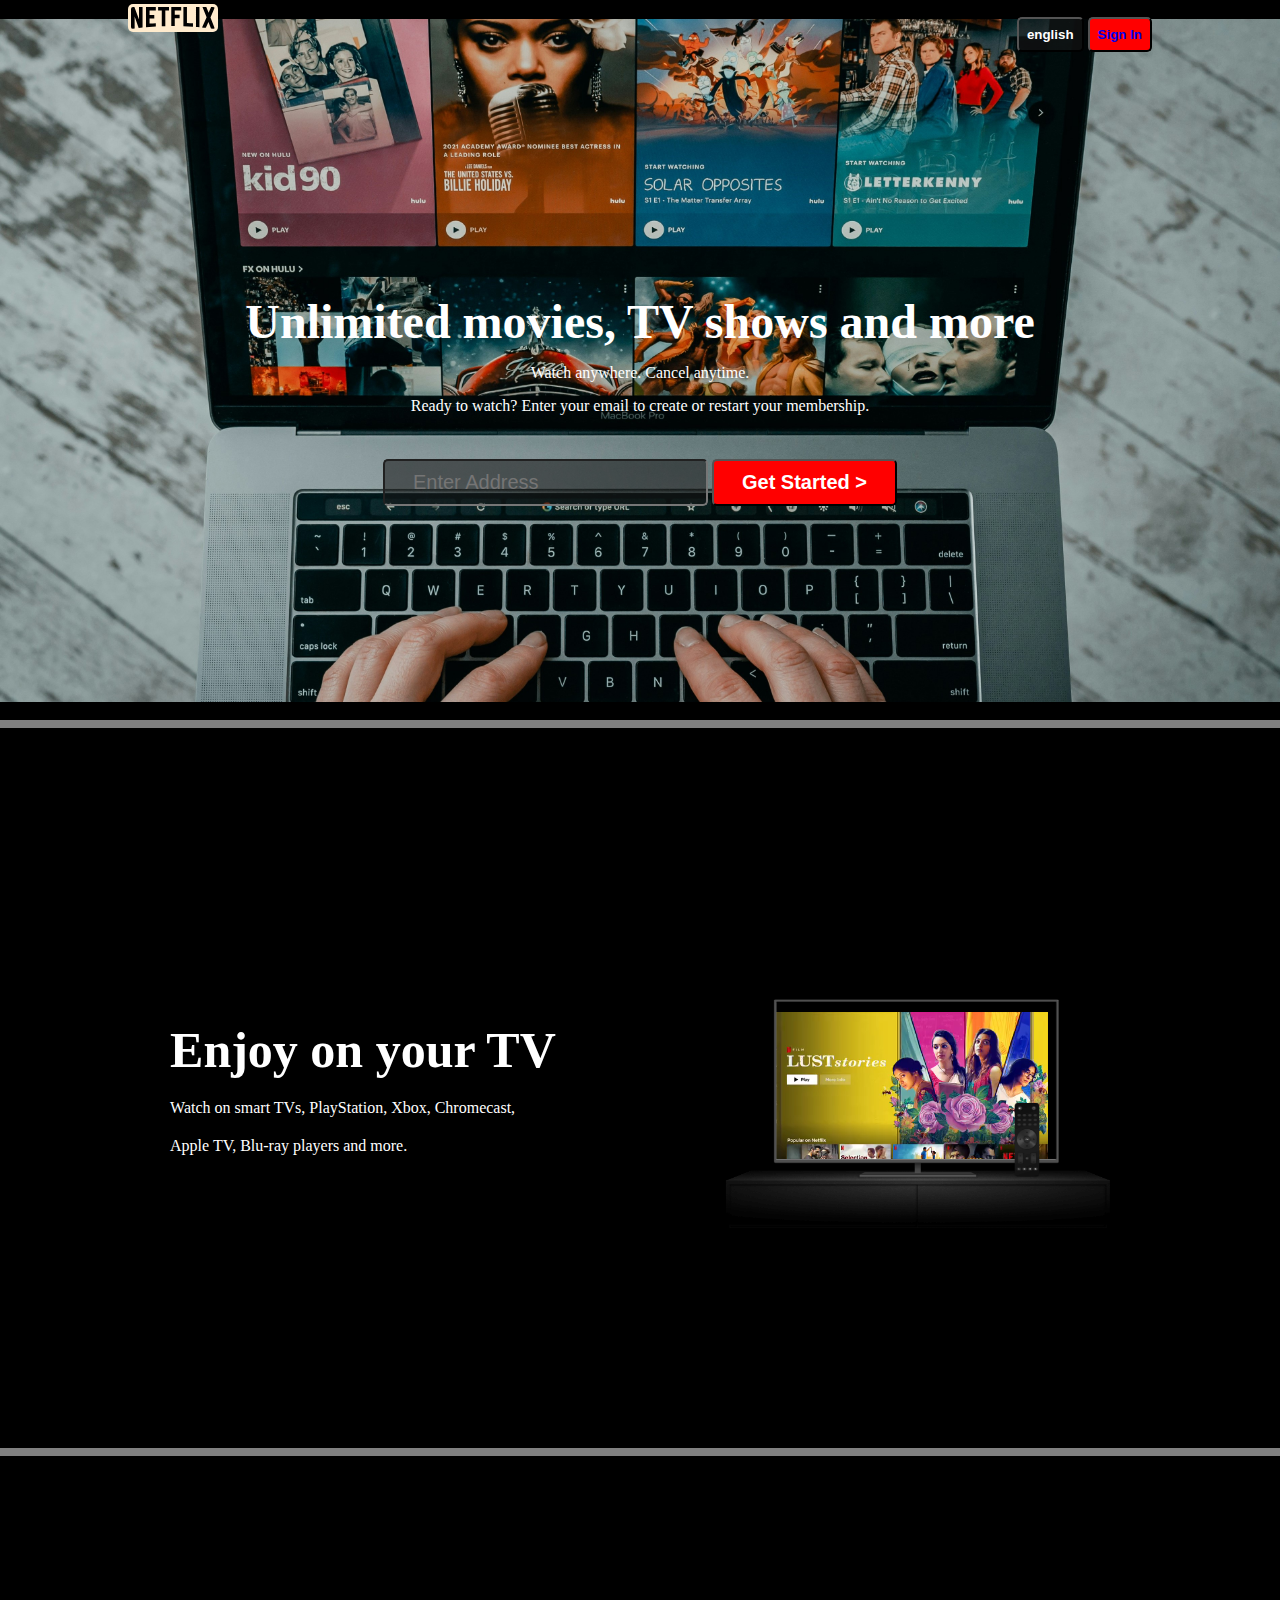
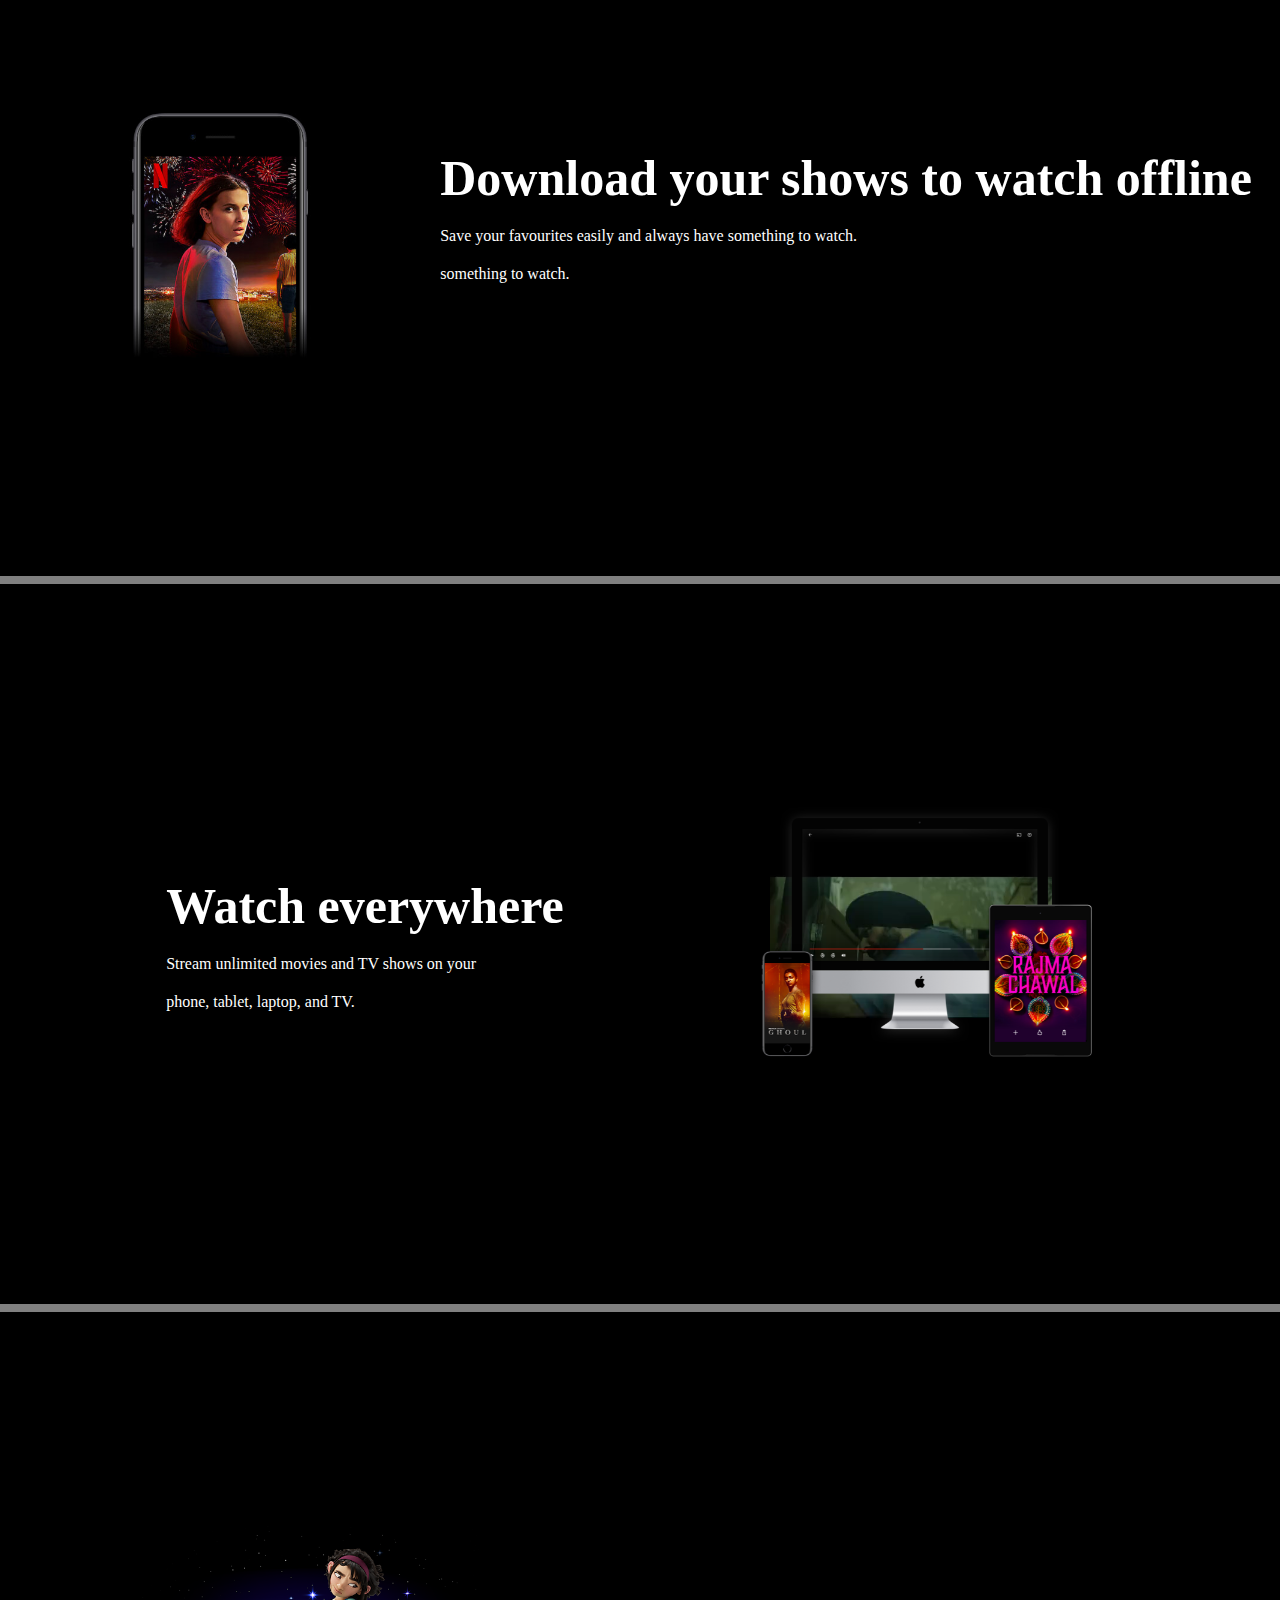
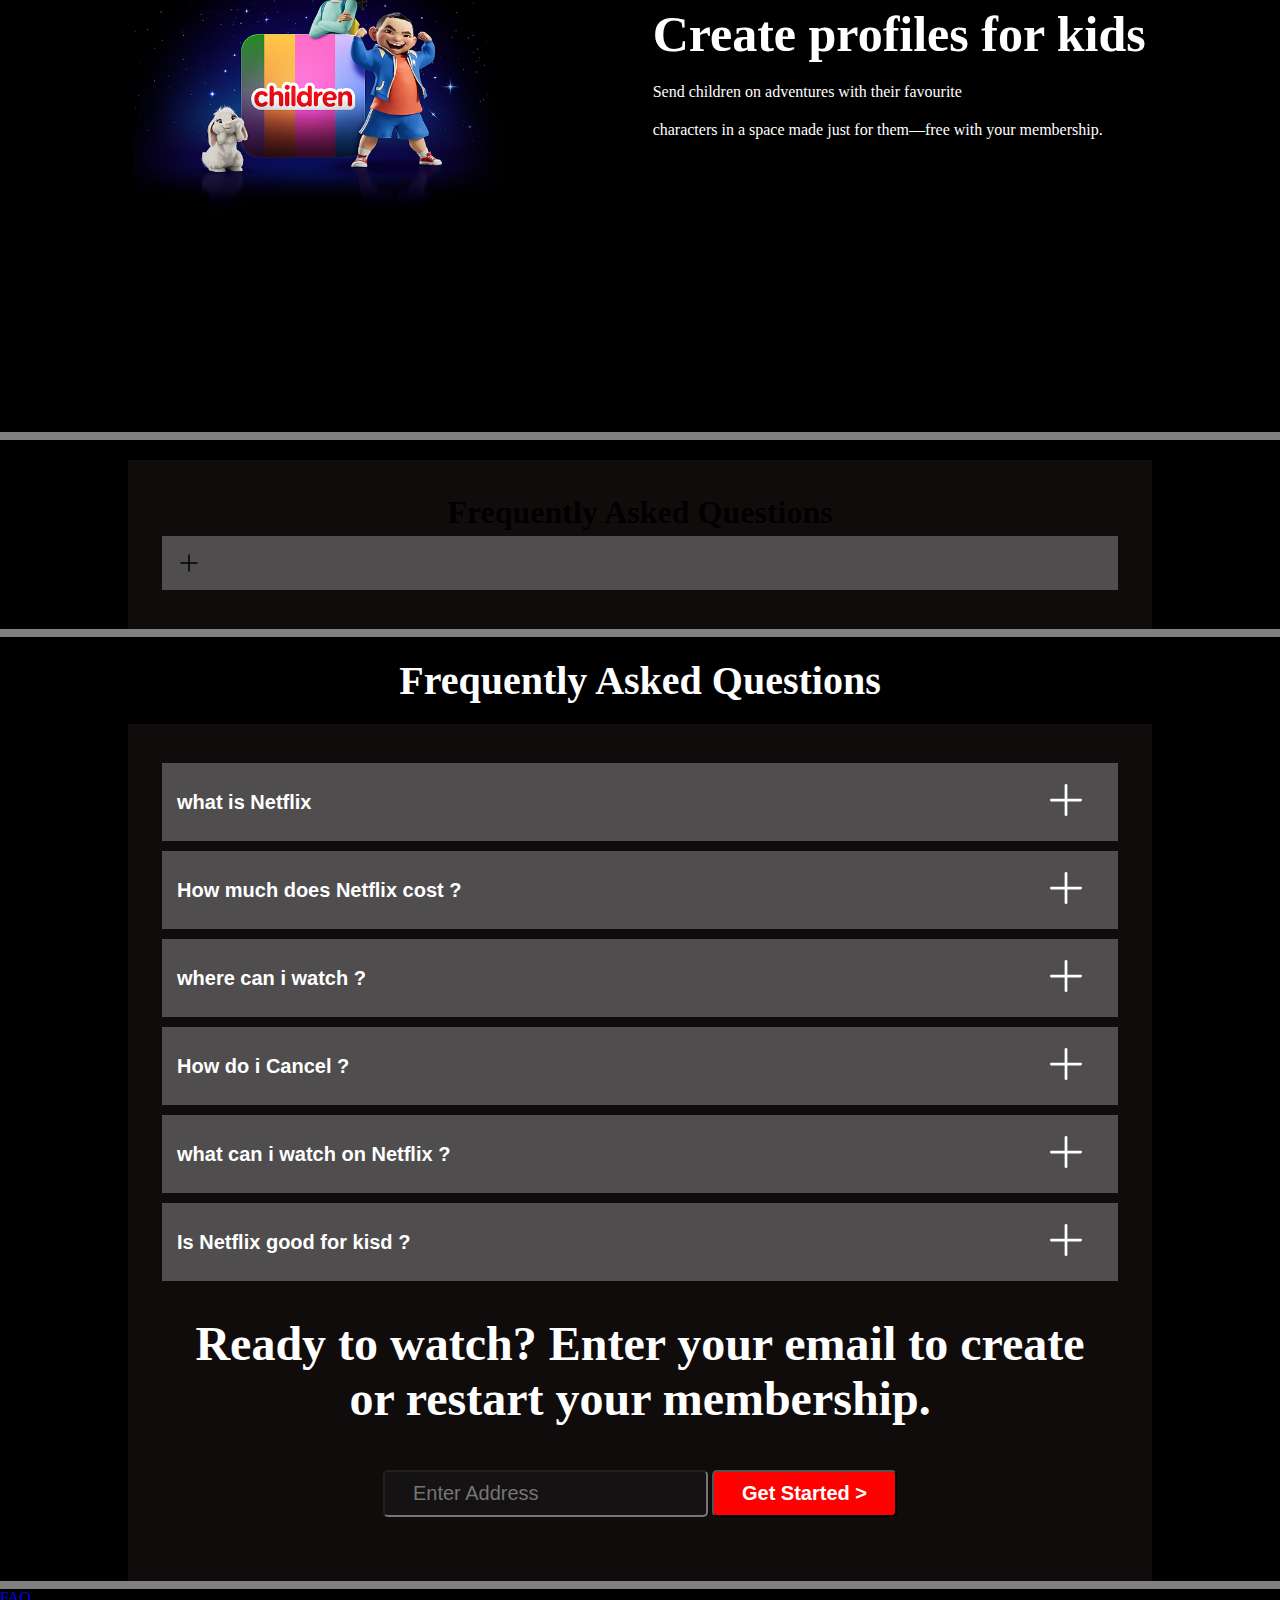
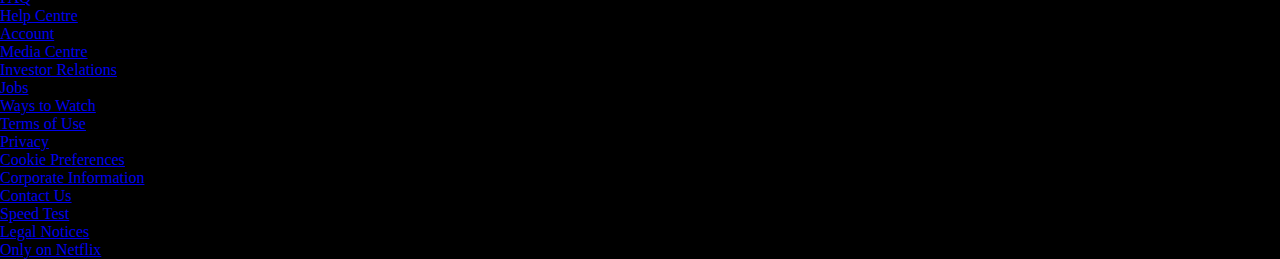
<file: index.html>
<!DOCTYPE html>
<html lang="en">
<head>
    <meta charset="UTF-8">
    <meta name="viewport" content="width=device-width, initial-scale=1.0">
    <title>Netflix India – Watch TV Shows Online, Watch Movies Online</title>
    <link rel="stylesheet" href="style.css">
</head>
<body>
    <div class="main">
        <nav>

            <span><img src="logo.svg" alt=""></span>
            <span>
                <button class="btn"> english </button>
                <button class="btn btn-red-asn"><a style="text-decoration: none;" href="registration.html">Sign In</a></button>
            </span>
        </nav>
        <div class="box">
           
        </div>
        <div class="hero">
            <span>Unlimited movies, TV shows and more</span>
            <span> Watch anywhere. Cancel anytime.</span>
            <span> Ready to watch? Enter your email to create or restart your membership.</span>
            <div>
                <input type="text" placeholder="Enter Address">
                <button class="btn btn-red">Get Started &gt;</button>
            </div>
        </div>
    </div>
    <div class="sepration">

    </div>

    <section class="first">
        <div class="firsttext">
            <span>Enjoy on your TV</span>
<span>Watch on smart TVs, PlayStation, Xbox, Chromecast,</span> 
<span>Apple TV, Blu-ray players and more.</span>
        </div>
        <div class="secimg">
            <img src="tv.png" alt="">
            <video src="vid1.m4v" autoplay loop muted></video>
        </div>
    </section>

    <div class="sepration">

    </div>
 
    <section class="first second">
        <div class="secimg">
            <img src="mobile-0819.jpg" alt="">
           
        </div>
        <div class="firsttext">
            <span>Download your shows to watch offline</span>
<span>Save your favourites easily and always have something to watch.</span> 
<span>something to watch.</span>
        </div>
      
    </section>

    <div class="sepration">

    </div>

    <section class="first third">
        <div class="firsttext">
            <span>Watch everywhere</span>
<span>Stream unlimited movies and TV shows on your</span> 
<span>phone, tablet, laptop, and TV.</span>
        </div>
        <div class="secimg">
            <img src="device-pile-in.png" alt="">
            <video src="vid2.m4v" autoplay loop muted></video>
        </div>
    </section>

    <div class="sepration">

    </div>
 
    <section class="first forth">
        <div class="secimg">
            <img src="img4.png" alt="">
           
        </div>
        <div class="firsttext">
            <span>Create profiles for kids</span>
<span>Send children on adventures with their favourite</span> 
<span>characters in a space made just for them—free with your membership.</span>
        </div>
      
    </section>

    <div class="sepration">

    </div>

    <div class="
    
    
    
    "></div>

    <section class="qna">
        <h1>Frequently Asked Questions</h1>
        <div class="faq">
            <svg xmlns="http://www.w3.org/2000/svg" viewBox="0 0 24 24" width="24" height="24" color="#000000" fill="none">
                <path d="M12 4V20M20 12H4" stroke="currentColor" stroke-width="1.5" stroke-linecap="round" stroke-linejoin="round" />
            </svg>
        </div>
    </section>

    
    <div class="sepration"></div>

    <div class="qnatext">
      <h1>Frequently Asked Questions</h1>
    </div>

    <section class="qna">
      <div class="faq">
        <div class="faqtext">
          <span> what is Netflix </span>
        </div>
        <div class="plusbgm">
          <svg
            xmlns="http://www.w3.org/2000/svg"
            viewBox="0 0 24 24"
            width="74"
            height="44"
            color="#FFFFFF"
            fill="none"
          >
            <path
              d="M12 4V20M20 12H4"
              stroke="currentColor"
              stroke-width="1.5"
              stroke-linecap="round"
              stroke-linejoin="round"
            />
          </svg>
        </div>
      </div>

      <div class="faq">
        <div class="faqtext">
          <span> How much does Netflix cost ? </span>
        </div>
        <div class="plusbgm">
          <svg
            xmlns="http://www.w3.org/2000/svg"
            viewBox="0 0 24 24"
            width="74"
            height="44"
            color="#FFFFFF"
            fill="none"
          >
            <path
              d="M12 4V20M20 12H4"
              stroke="currentColor"
              stroke-width="1.5"
              stroke-linecap="round"
              stroke-linejoin="round"
            />
          </svg>
        </div>
      </div>

      <div class="faq">
        <div class="faqtext">
          <span> where can i watch ? </span>
        </div>
        <div class="plusbgm">
          <svg
            xmlns="http://www.w3.org/2000/svg"
            viewBox="0 0 24 24"
            width="74"
            height="44"
            color="#FFFFFF"
            fill="none"
          >
            <path
              d="M12 4V20M20 12H4"
              stroke="currentColor"
              stroke-width="1.5"
              stroke-linecap="round"
              stroke-linejoin="round"
            />
          </svg>
        </div>
      </div>

      <div class="faq">
        <div class="faqtext">
          <span> How do i Cancel ? </span>
        </div>
        <div class="plusbgm">
          <svg
            xmlns="http://www.w3.org/2000/svg"
            viewBox="0 0 24 24"
            width="74"
            height="44"
            color="#FFFFFF"
            fill="none"
          >
            <path
              d="M12 4V20M20 12H4"
              stroke="currentColor"
              stroke-width="1.5"
              stroke-linecap="round"
              stroke-linejoin="round"
            />
          </svg>
        </div>
      </div>

      <div class="faq">
        <div class="faqtext">
          <span> what can i watch on Netflix ? </span>
        </div>
        <div class="plusbgm">
          <svg
            xmlns="http://www.w3.org/2000/svg"
            viewBox="0 0 24 24"
            width="74"
            height="44"
            color="#FFFFFF"
            fill="none"
          >
            <path
              d="M12 4V20M20 12H4"
              stroke="currentColor"
              stroke-width="1.5"
              stroke-linecap="round"
              stroke-linejoin="round"
            />
          </svg>
        </div>
      </div>

      <div class="faq">
        <div class="faqtext">
          <span> Is Netflix good for kisd ? </span>
        </div>
        <div class="plusbgm">
          <svg
            xmlns="http://www.w3.org/2000/svg"
            viewBox="0 0 24 24"
            width="74"
            height="44"
            color="#FFFFFF"
            fill="none"
          >
            <path
              d="M12 4V20M20 12H4"
              stroke="currentColor"
              stroke-width="1.5"
              stroke-linecap="round"
              stroke-linejoin="round"
            />
          </svg>
        </div>
      </div>

      <div class="hero">
        <span
          >Ready to watch? Enter your email to create or restart your
          membership.
        </span>

        <div>
          <input type="text" placeholder="Enter Address" />
          <button class="btn btn-red">Get Started &gt;</button>
        </div>
      </div>
    </section>

    <div class="sepration"></div>

    <div class="footer">
      <ul data-layout="container" class="default-ltr-cache-l0h4p1 eslj5pt0">
        <li data-layout="item" class="default-ltr-cache-text8n ew2l6qe0">
          <a
            role="link"
            data-uia="footer-link"
            target="_self"
            class="e1xphksk0 default-ltr-cache-ncd99a e1ff4m3w1"
            href="https://help.netflix.com/support/412"
            >FAQ</a
          >
        </li>
        <li data-layout="item" class="default-ltr-cache-text8n ew2l6qe0">
          <a
            role="link"
            data-uia="footer-link"
            target="_self"
            class="e1xphksk0 default-ltr-cache-ncd99a e1ff4m3w1"
            href="https://help.netflix.com"
            >Help Centre</a
          >
        </li>
        <li data-layout="item" class="default-ltr-cache-text8n ew2l6qe0">
          <a
            role="link"
            data-uia="footer-link"
            target="_self"
            class="e1xphksk0 default-ltr-cache-ncd99a e1ff4m3w1"
            href="/youraccount"
            >Account</a
          >
        </li>
        <li data-layout="item" class="default-ltr-cache-text8n ew2l6qe0">
          <a
            role="link"
            data-uia="footer-link"
            target="_self"
            class="e1xphksk0 default-ltr-cache-ncd99a e1ff4m3w1"
            href="https://media.netflix.com/"
            >Media Centre</a
          >
        </li>
        <li data-layout="item" class="default-ltr-cache-text8n ew2l6qe0">
          <a
            role="link"
            data-uia="footer-link"
            target="_self"
            class="e1xphksk0 default-ltr-cache-ncd99a e1ff4m3w1"
            href="http://ir.netflix.com/"
            >Investor Relations</a
          >
        </li>
        <li data-layout="item" class="default-ltr-cache-text8n ew2l6qe0">
          <a
            role="link"
            data-uia="footer-link"
            target="_self"
            class="e1xphksk0 default-ltr-cache-ncd99a e1ff4m3w1"
            href="https://jobs.netflix.com/jobs"
            >Jobs</a
          >
        </li>
        <li data-layout="item" class="default-ltr-cache-text8n ew2l6qe0">
          <a
            role="link"
            data-uia="footer-link"
            target="_self"
            class="e1xphksk0 default-ltr-cache-ncd99a e1ff4m3w1"
            href="/watch"
            >Ways to Watch</a
          >
        </li>
        <li data-layout="item" class="default-ltr-cache-text8n ew2l6qe0">
          <a
            role="link"
            data-uia="footer-link"
            target="_self"
            class="e1xphksk0 default-ltr-cache-ncd99a e1ff4m3w1"
            href="https://help.netflix.com/legal/termsofuse"
            >Terms of Use</a
          >
        </li>
        <li data-layout="item" class="default-ltr-cache-text8n ew2l6qe0">
          <a
            role="link"
            data-uia="footer-link"
            target="_self"
            class="e1xphksk0 default-ltr-cache-ncd99a e1ff4m3w1"
            href="https://help.netflix.com/legal/privacy"
            >Privacy</a
          >
        </li>
        <li data-layout="item" class="default-ltr-cache-text8n ew2l6qe0">
          <a
            role="link"
            data-uia="footer-link"
            target="_self"
            class="e1xphksk0 default-ltr-cache-ncd99a e1ff4m3w1"
            href="#"
            >Cookie Preferences</a
          >
        </li>
        <li data-layout="item" class="default-ltr-cache-text8n ew2l6qe0">
          <a
            role="link"
            data-uia="footer-link"
            target="_self"
            class="e1xphksk0 default-ltr-cache-ncd99a e1ff4m3w1"
            href="https://help.netflix.com/legal/corpinfo"
            >Corporate Information</a
          >
        </li>
        <li data-layout="item" class="default-ltr-cache-text8n ew2l6qe0">
          <a
            role="link"
            data-uia="footer-link"
            target="_self"
            class="e1xphksk0 default-ltr-cache-ncd99a e1ff4m3w1"
            href="https://help.netflix.com/contactus"
            >Contact Us</a
          >
        </li>
        <li data-layout="item" class="default-ltr-cache-text8n ew2l6qe0">
          <a
            role="link"
            data-uia="footer-link"
            target="_self"
            class="e1xphksk0 default-ltr-cache-ncd99a e1ff4m3w1"
            href="https://fast.com"
            >Speed Test</a
          >
        </li>
        <li data-layout="item" class="default-ltr-cache-text8n ew2l6qe0">
          <a
            role="link"
            data-uia="footer-link"
            target="_self"
            class="e1xphksk0 default-ltr-cache-ncd99a e1ff4m3w1"
            href="https://help.netflix.com/legal/notices"
            >Legal Notices</a
          >
        </li>
        <li data-layout="item" class="default-ltr-cache-text8n ew2l6qe0">
          <a
            role="link"
            data-uia="footer-link"
            target="_self"
            class="e1xphksk0 default-ltr-cache-ncd99a e1ff4m3w1"
            href="https://www.netflix.com/in/browse/genre/839338"
            >Only on Netflix</a
          >
        </li>
      </ul>
    </div>
</body>
</html>
</file>
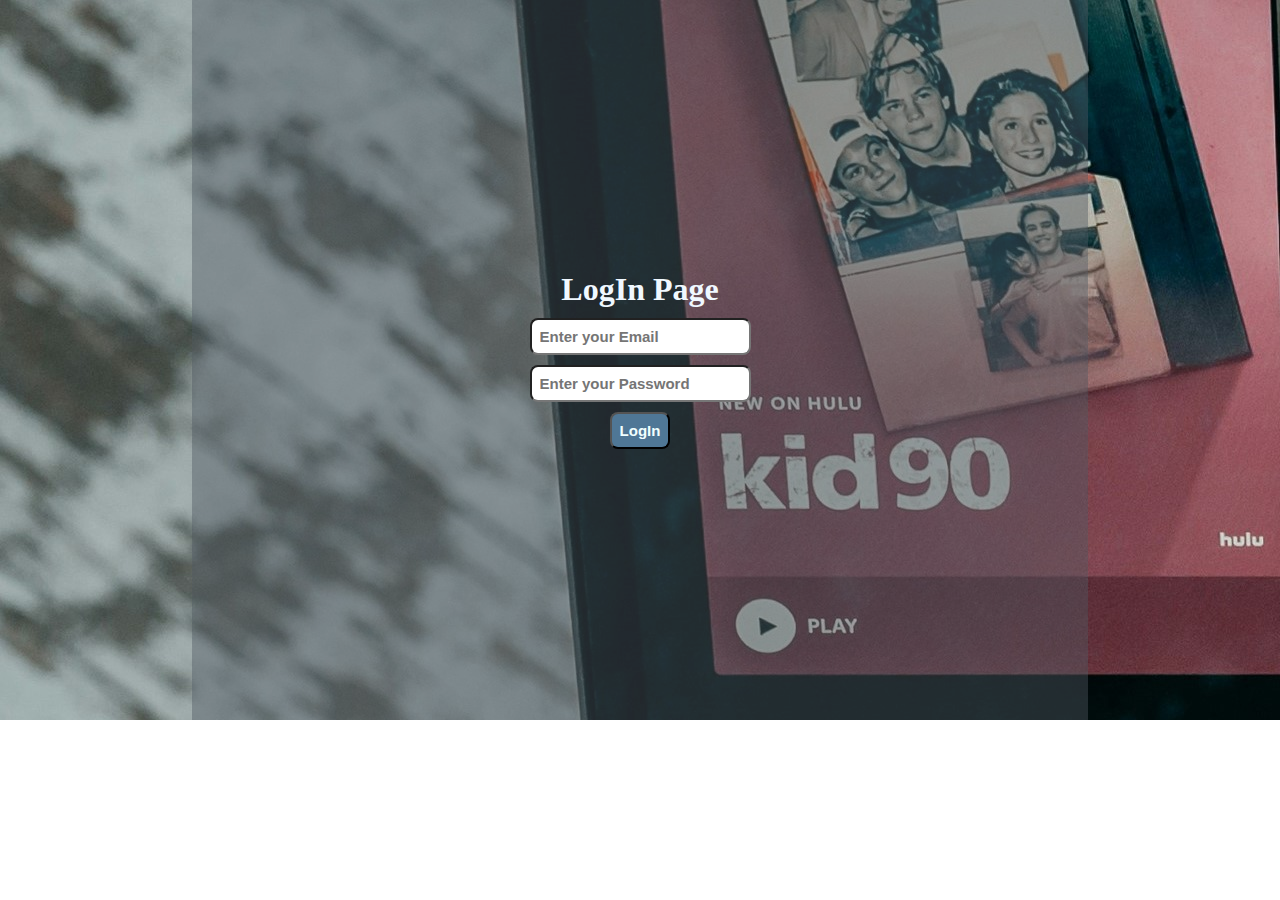
<file: login.html>
<!DOCTYPE html>
<html lang="en">
<head>
    <meta charset="UTF-8">
    <meta name="viewport" content="width=device-width, initial-scale=1.0">
    <title>LogIn page</title>
    <style>
        *{
            padding: 0px;
            margin: 0px;
            box-sizing: border-box;
        }
        .mainform{
           
           width: 100%;
           background-image: url(bgimg2.jpg);
           background-repeat: no-repeat;
           /* background-color: aqua; */
        }
        .container{height: 80vh;
            width: 70%;
            margin: auto;
            display: flex;
            align-items: center;
            justify-content: center;
            background-color: rgba(79, 88, 99, 0.426);
            flex-direction: column;
            gap: 10px;
            
        }
        .container :first-child{
            color: aliceblue;
            font-weight: bolder;
        }
        .container :nth-child(4){
            padding: 8px;
            color: azure;
            background-color: rgb(79, 119, 150);
            font-size: 15px;
            border-radius: 8px;
            font-weight: bolder;
        }
        .inp{
            color: rgb(15, 70, 118);
           padding: 8px;
           font-size: 15px;
            border-radius: 8px;
            font-weight: bolder;
        }
    </style>
</head>
<body>
    <div class="mainform">
        <form action="" class="container">
            <h1>LogIn Page</h1>
        <input type="text" id="Email" class="inp" placeholder="Enter your Email">
        <input type="password" id="Password" class="inp" placeholder="Enter your Password">
        <button>LogIn</button>
    </div>
        </form>

</body>
</html>
</file>
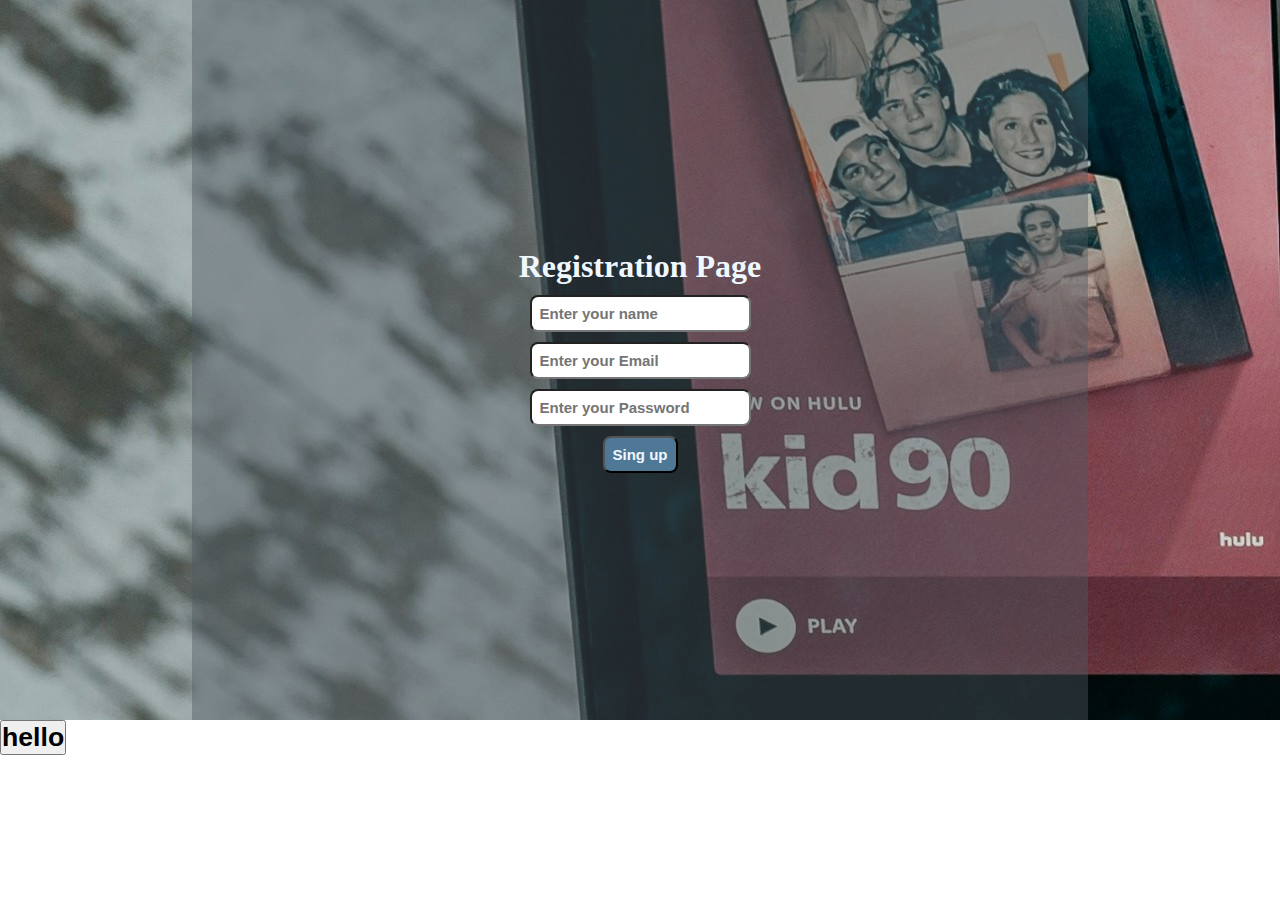
<file: registration.html>
<!DOCTYPE html>
<html lang="en">
<head>
    <meta charset="UTF-8">
    <meta name="viewport" content="width=device-width, initial-scale=1.0">
    <title>LogIn page</title>
    <style>
        *{
            padding: 0px;
            margin: 0px;
            box-sizing: border-box;
           
        }
        .mainform{
        
           width: 100%;
           background-image: url(bgimg2.jpg);
           background-repeat: no-repeat;
           /* background-color: aqua; */
        }
        .container{height: 80vh;
            width: 70%;
            margin: auto;
            display: flex;
            align-items: center;
            justify-content: center;
            background-color: rgba(79, 88, 99, 0.426);
            flex-direction: column;
            gap: 10px;
            
        }
        .container :first-child{
            color: aliceblue;
            font-weight: bolder;
        }
        .container :nth-child(5){
            padding: 8px;
            background-color: rgb(79, 119, 150);
            font-size: 15px;
            border-radius: 8px;
            font-weight: bolder;
            
        }
        .container :nth-child(5) a{
            text-decoration: none;
        }
        .inp{
            color: rgb(15, 70, 118);
           padding: 8px;
           font-size: 15px;
            border-radius: 8px;
            font-weight: bolder;
        }
    </style>
</head>
<body>
    <div class="mainform">
        <form action="" class="container">
            <h1>Registration Page</h1>
           
        <input type="text" id="name" class="inp" placeholder="Enter your name">
        <input type="text" id="Email" class="inp" placeholder="Enter your Email">
        <input type="password" id="Password" class="inp" placeholder="Enter your Password">
        <button  id="button"><a>Sing up</a></button>
    </div>
        </form>

        <button class="helo">
            <h1 >hello </h1>
        </button>
        <script>
            // let name = document.querySelector("#name");
            // let Email = document.querySelector("#Email");
            // let password = document.querySelector("#password");
            // let button = document.querySelector(' #button');
            let helo=document.querySelector('.helo');
            helo.addEventListener(('click',()=>{
                hello.innerHTML="hello naveen";
            }));
        </script>
</body>
</html>
</file>
<file: style.css>
* {
    padding: 0;
    margin: 0;
    box-sizing: border-box;
    /* overflow-x: hidden; */
}

body {
    background-color: black;
}

.main {
    background-image: url("/bgimg2.jpg");
    background-repeat: no-repeat;
    background-size: max(1000px, 100vw);
    width: 100vw;
    height: 80vh;
    position: relative;
    background-position: center;

}

nav {
    
    display: flex;
    align-items: center;
    max-width: 80vw;
    margin: auto;
    justify-content: space-between;
    height: 40px;
}

nav img {
    position: relative;
    /* position: absolute; */
    width: 90px;
    background: blanchedalmond;
    padding: 3px;
    border-radius: 5px;
}

.box .box {
    position: absolute;
    top: 0;
    height: 80vh;
    width: 100%;
    opacity: 0.5;
    background-color: black;
}

.hero {
    height: 100%;
    position: relative;
    display: flex;
    align-items: center;
    justify-content: center;
    color: white;
    flex-direction: column;
    gap: 15px;
    padding: 30px;
}

.hero> :first-child {
    font-size: 48px;
    font-weight: 900;
    text-align: center;
}
.sepration{
    height: 8px;
    background-color: grey;
    opacity: 5px
    ;
}
.main input{
    color: white;
    padding: 10px 28px;
    font-size: 20px;
    border-radius: 5px;
    background-color: rgba(23,23,23,0.55);
}
.btn{
   
    font-weight: bold;
    border-radius: 5px;
   color: white; 
    padding: 8px;
    margin-top: 29px;
    background-color: rgba(23,23,23,0.55);
    cursor: pointer;
}
.btn-red{
    padding: 10px 28px;
    font-size: 20px;
    background-color: red;
    color: white;
    cursor: pointer;
}
.btn-red-asn{
    background-color: red;
    color: white;
    cursor: pointer;
    padding: 8px;
    margin-top: 29px;
}
.first{
    background-size: max(1000px, 100vw);
    width: 100vw;
    display: flex;
    align-items: center;
    justify-content: space-evenly ;
    height: 80vh;
    width: 100%;
}
.firsttext{
    color: white;
    display: flex;
    flex-direction: column;
    gap: 20px
    ;
}
/* .first :first-child{
    
    color: white;
} */
 .first .firsttext :first-child{
    font-size: 50px;
    font-weight: bolder
}
.secimg img{
    width: 30vw;
    position: relative;
    z-index: 10;
    
}
.secimg{
    position: relative;

}
.secimg video{
    position: absolute;
    top: 70px;
    width: 22vw;
    right: 62px;
}

.qnatext{
    color: white;
    font-size: 20px;
    text-align: center;
    margin-top: 20px;
}
.qna{
    display: flex;
    align-items: center;
    justify-content: center;
    width: 80%;
    margin: auto;
    background-color: rgb(17, 12, 12);
    padding: 34px;
    margin-top: 20px;
    flex-direction: column;
}

 .faq{
    cursor: pointer;
    background-color:rgb(79, 77, 77);
    display: flex;
    align-items: center;
    justify-content: space-between;
    width: 100%;
    margin: 5px;
    padding: 15px;
 }
 .faq:hover{
    background-color: rgb(103, 106, 109);
 }
 .faqtext{
    color: white;
    font-size: 20px;
    font-weight: bold;
    font-family: sans-serif;
 }
 .hero  input{
    color: white;
    padding: 10px 28px;
    font-size: 20px;
    border-radius: 5px;
    background-color: rgba(23,23,23,0.55);
}
</file>
